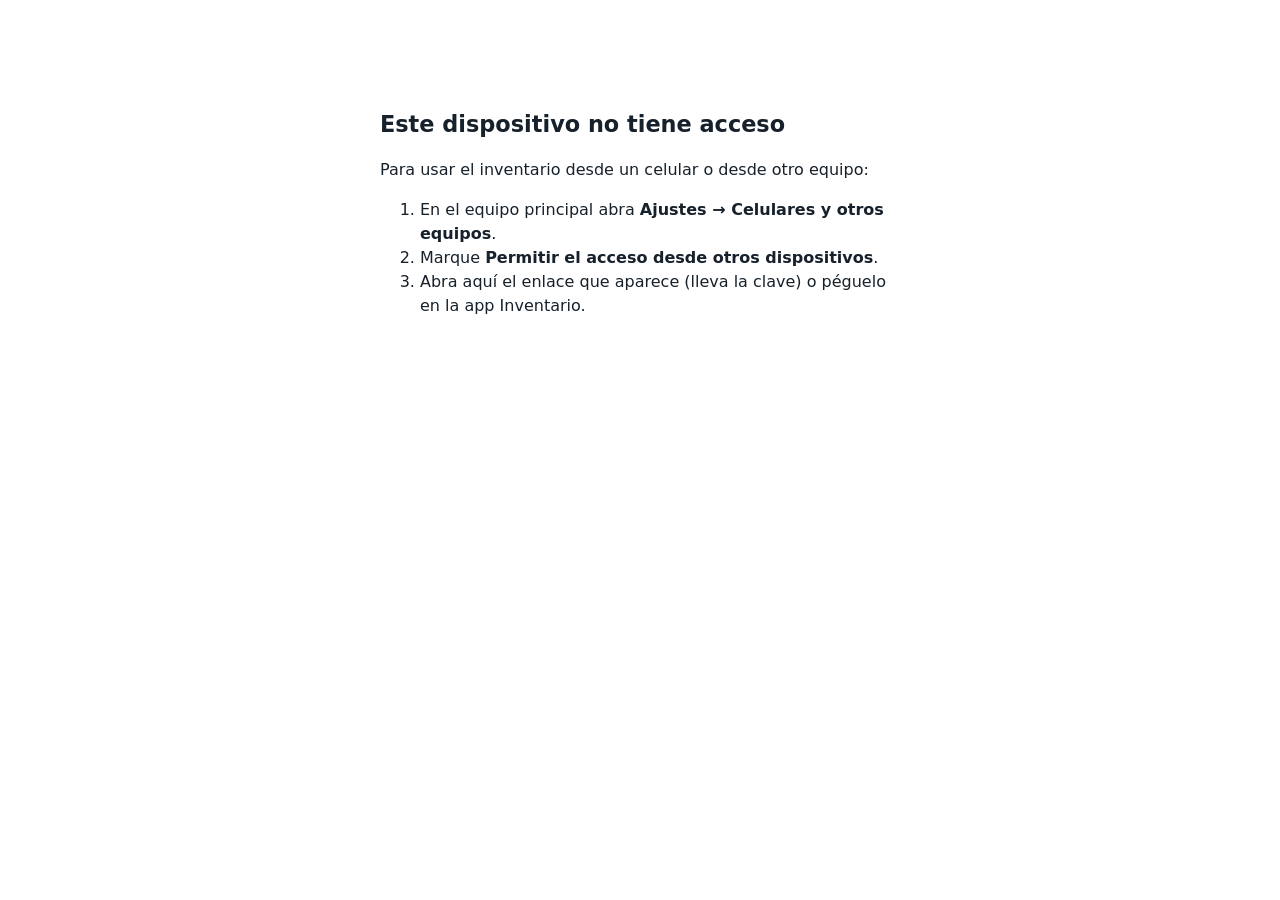
<file: inventario/web/sin-acceso.html>
<!doctype html>
<html lang="es"><head><meta charset="utf-8"><meta name="viewport" content="width=device-width, initial-scale=1">
<title>Sin acceso · Inventario</title>
<style>body{font-family:system-ui,sans-serif;max-width:520px;margin:12vh auto;padding:0 20px;line-height:1.5;color:#17212b}h1{font-size:1.4rem}code{background:#eef1f4;padding:2px 6px;border-radius:4px}</style>
</head><body>
<h1>Este dispositivo no tiene acceso</h1>
<p>Para usar el inventario desde un celular o desde otro equipo:</p>
<ol>
<li>En el equipo principal abra <strong>Ajustes → Celulares y otros equipos</strong>.</li>
<li>Marque <strong>Permitir el acceso desde otros dispositivos</strong>.</li>
<li>Abra aquí el enlace que aparece (lleva la clave) o péguelo en la app Inventario.</li>
</ol>
</body></html>
</file>
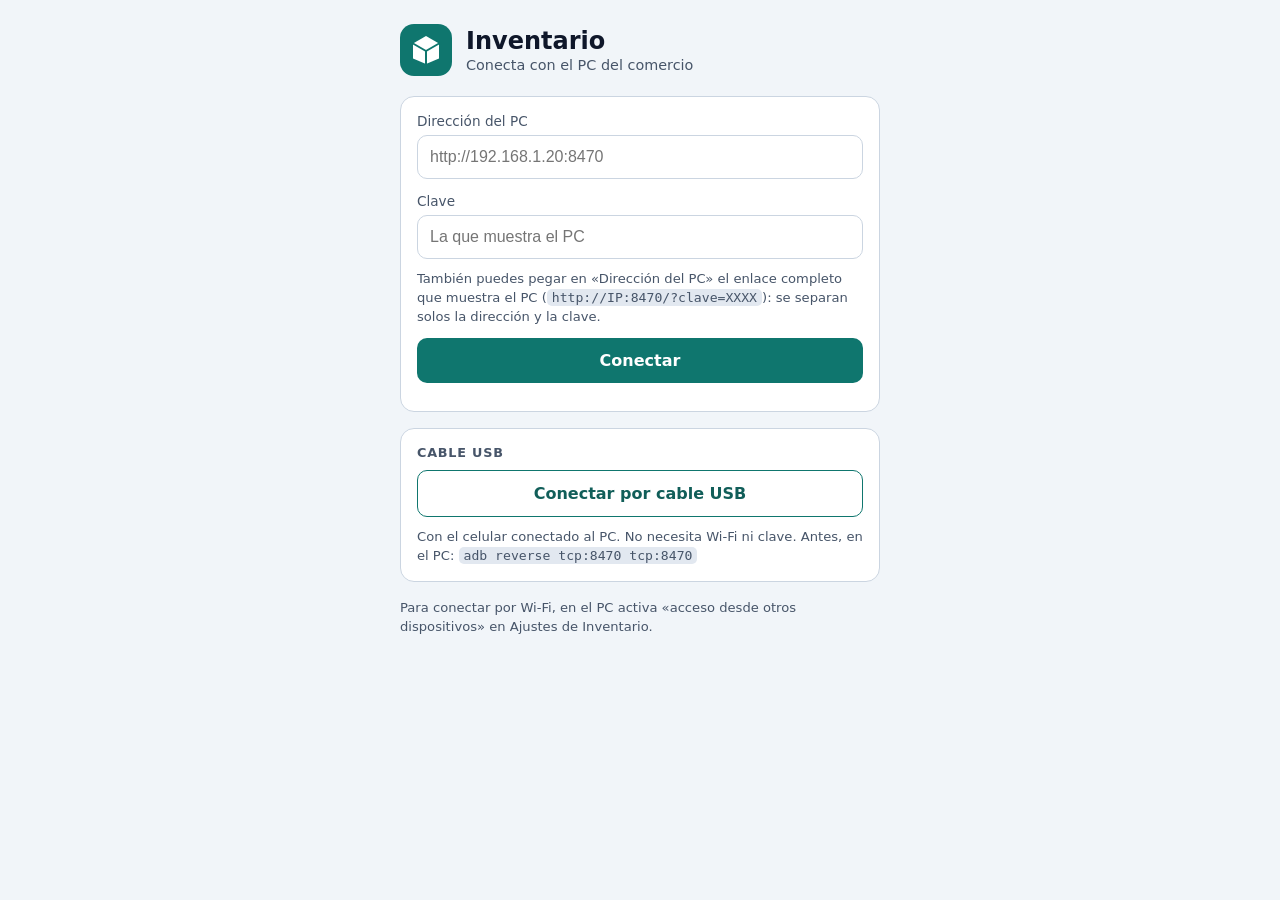
<file: movil/android/app/src/main/assets/connect.html>
<!doctype html>
<html lang="es">
<head>
<meta charset="utf-8">
<meta name="viewport" content="width=device-width, initial-scale=1">
<title>Conectar - Inventario</title>
<link rel="stylesheet" href="estilo.css">
</head>
<body>
<main>
  <header>
    <span class="logo"><svg viewBox="0 0 34 34" aria-hidden="true"><path d="M17 3 L30 10.5 L30 25.5 L17 31 L4 25.5 L4 10.5 Z" fill="#fff"/><path d="M4 10.5 L17 18 L30 10.5 M17 18 L17 31" fill="none" stroke="#0f766e" stroke-width="2" stroke-linejoin="round" stroke-linecap="round"/></svg></span>
    <div><h1>Inventario</h1><p>Conecta con el PC del comercio</p></div>
  </header>

  <form class="card" id="form" autocomplete="off">
    <label for="direccion">Dirección del PC</label>
    <input id="direccion" type="text" inputmode="url" autocapitalize="none" autocorrect="off" spellcheck="false" placeholder="http://192.168.1.20:8470">

    <label for="clave">Clave</label>
    <input id="clave" type="text" autocapitalize="none" autocorrect="off" spellcheck="false" placeholder="La que muestra el PC">

    <p class="nota">También puedes pegar en «Dirección del PC» el enlace completo que muestra el PC (<code>http://IP:8470/?clave=XXXX</code>): se separan solos la dirección y la clave.</p>

    <button type="submit" class="btn pri" id="conectar">Conectar</button>
    <div id="msg" role="status"></div>
  </form>

  <section class="card">
    <h2>Cable USB</h2>
    <button type="button" class="btn sec" id="usb" style="margin-top:0">Conectar por cable USB</button>
    <p class="nota">Con el celular conectado al PC. No necesita Wi-Fi ni clave. Antes, en el PC: <code>adb reverse tcp:8470 tcp:8470</code></p>
  </section>

  <p class="nota">Para conectar por Wi-Fi, en el PC activa «acceso desde otros dispositivos» en Ajustes de Inventario.</p>
</main>
<script src="connect.js"></script>
</body>
</html>
</file>
<file: movil/android/app/src/main/assets/estilo.css>
:root{--teal:#0f766e;--teal2:#115e59;--fondo:#f1f5f9;--card:#fff;--linea:#cbd5e1;--txt:#0f172a;--mut:#475569;--err:#b91c1c;--errfondo:#fef2f2}
*{box-sizing:border-box}
body{margin:0;min-height:100vh;background:var(--fondo);color:var(--txt);font-family:system-ui,sans-serif;padding:24px 16px 40px}
main{max-width:30rem;margin:0 auto}
header{display:flex;align-items:center;gap:14px;margin-bottom:20px}
.logo{width:52px;height:52px;border-radius:14px;background:var(--teal);display:flex;align-items:center;justify-content:center}
.logo svg{width:34px;height:34px}
h1{font-size:1.5rem;margin:0}
header p{margin:2px 0 0;color:var(--mut);font-size:.9rem}
.card{background:var(--card);border:1px solid var(--linea);border-radius:14px;padding:16px;margin-bottom:16px}
label{display:block;font-size:.85rem;color:var(--mut);margin:14px 0 6px}
label:first-child{margin-top:0}
input{width:100%;padding:12px;border-radius:10px;border:1px solid var(--linea);background:#fff;color:var(--txt);font-size:1rem}
input:focus{outline:2px solid var(--teal);border-color:transparent}
button{font-family:inherit;cursor:pointer}
.btn{display:block;width:100%;padding:13px;border-radius:10px;border:0;font-size:1rem;font-weight:700;margin-top:12px}
.pri{background:var(--teal);color:#fff}
.pri:disabled{opacity:.6}
.sec{background:#fff;color:var(--teal2);border:1px solid var(--teal)}
#msg{margin:12px 0 0;font-size:.95rem;line-height:1.4}
#msg:not(:empty){padding:12px;border-radius:10px}
#msg.err{background:var(--errfondo);color:var(--err);border:1px solid #fecaca}
#msg.info{background:#f0fdfa;color:var(--teal2);border:1px solid #99f6e4}
.nota{font-size:.82rem;color:var(--mut);line-height:1.45;margin:10px 0 0}
code{background:#e2e8f0;border-radius:5px;padding:1px 5px;font-size:.82rem}
h2{font-size:.8rem;text-transform:uppercase;letter-spacing:.06em;color:var(--mut);margin:0 0 10px}
</file>
